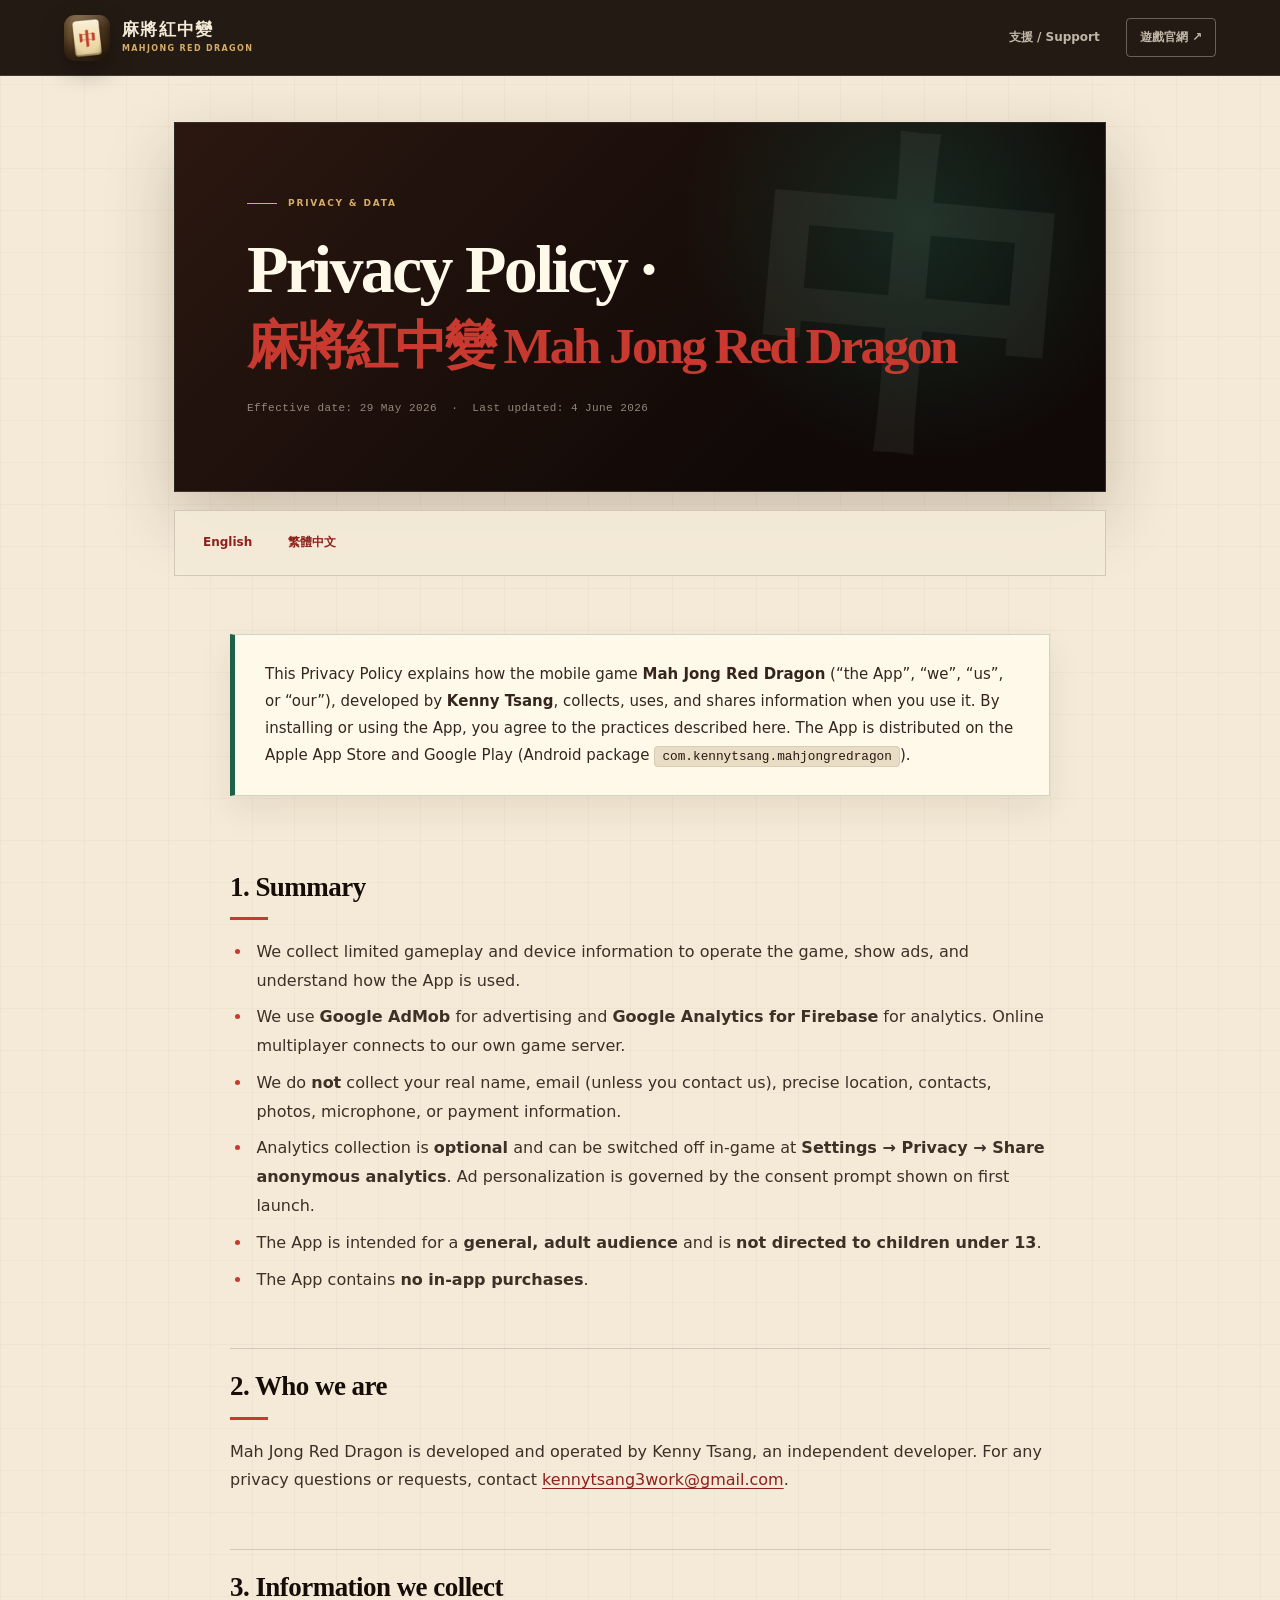
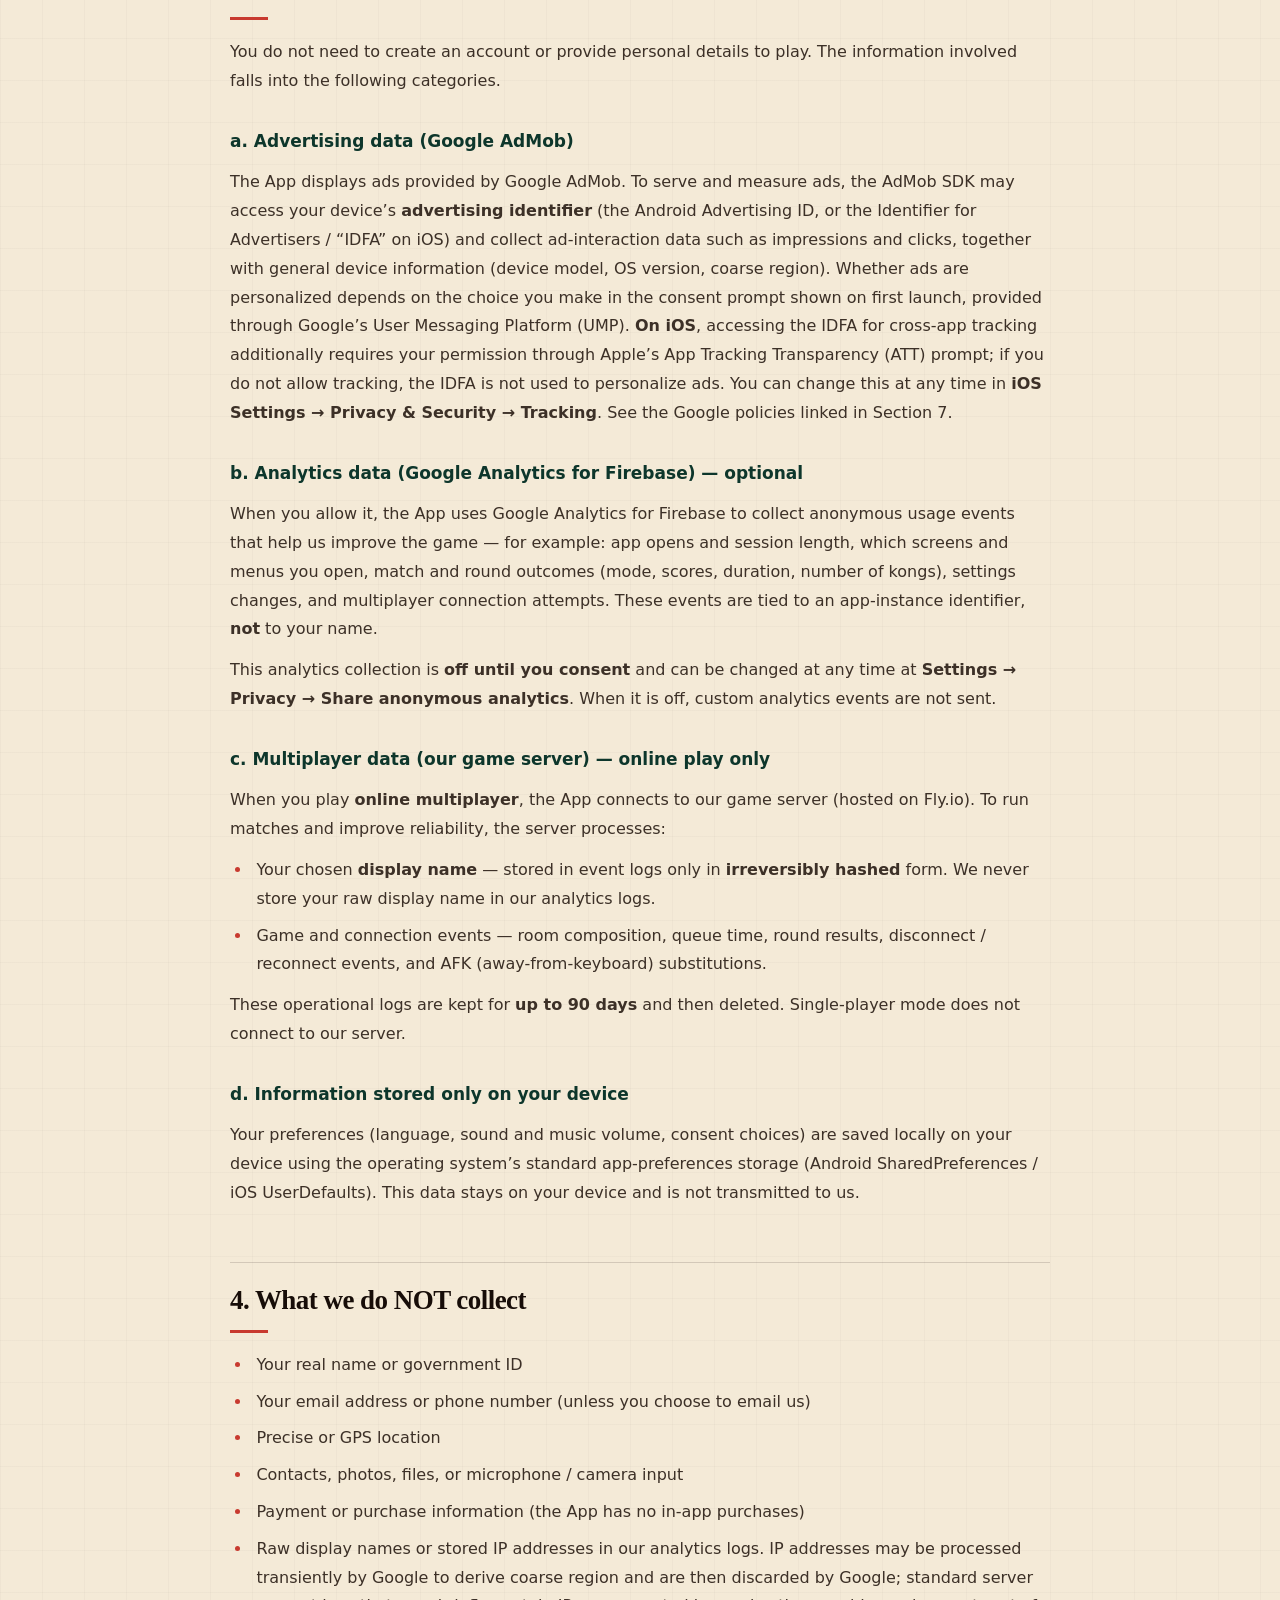
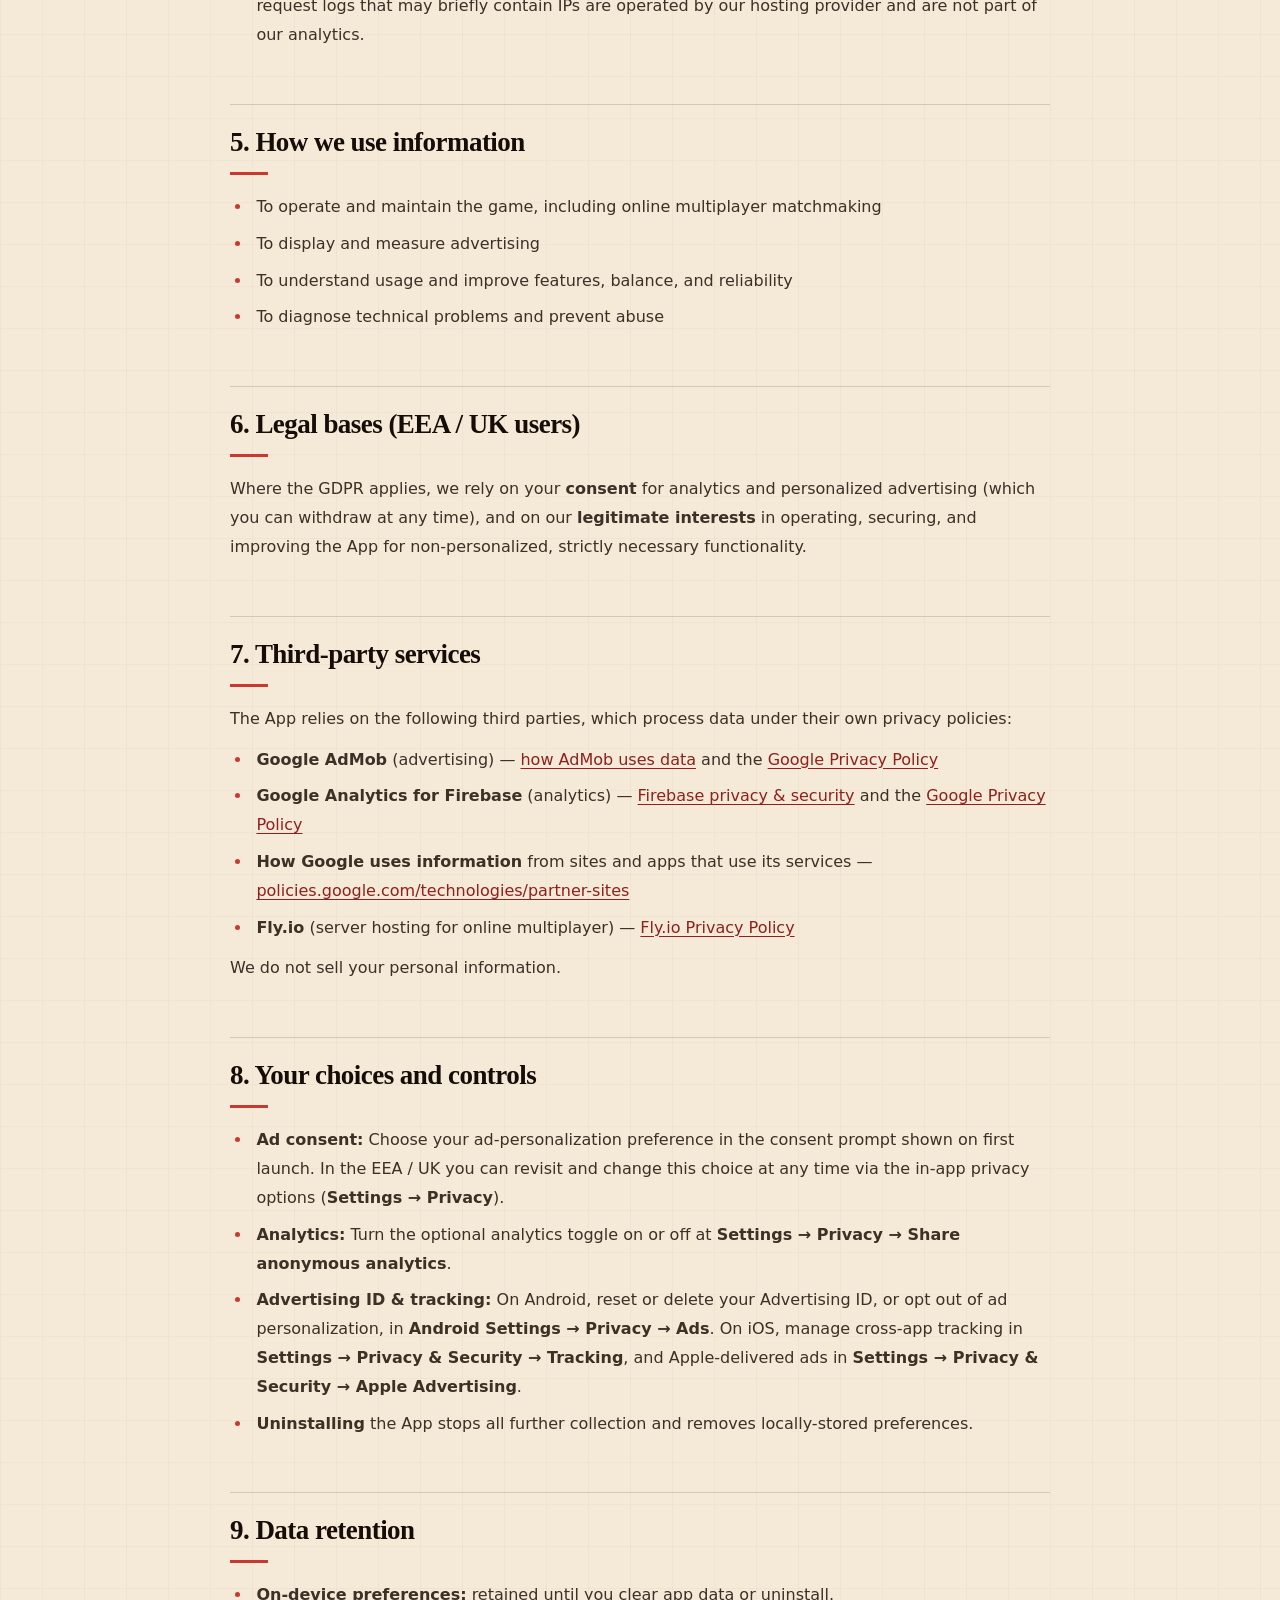
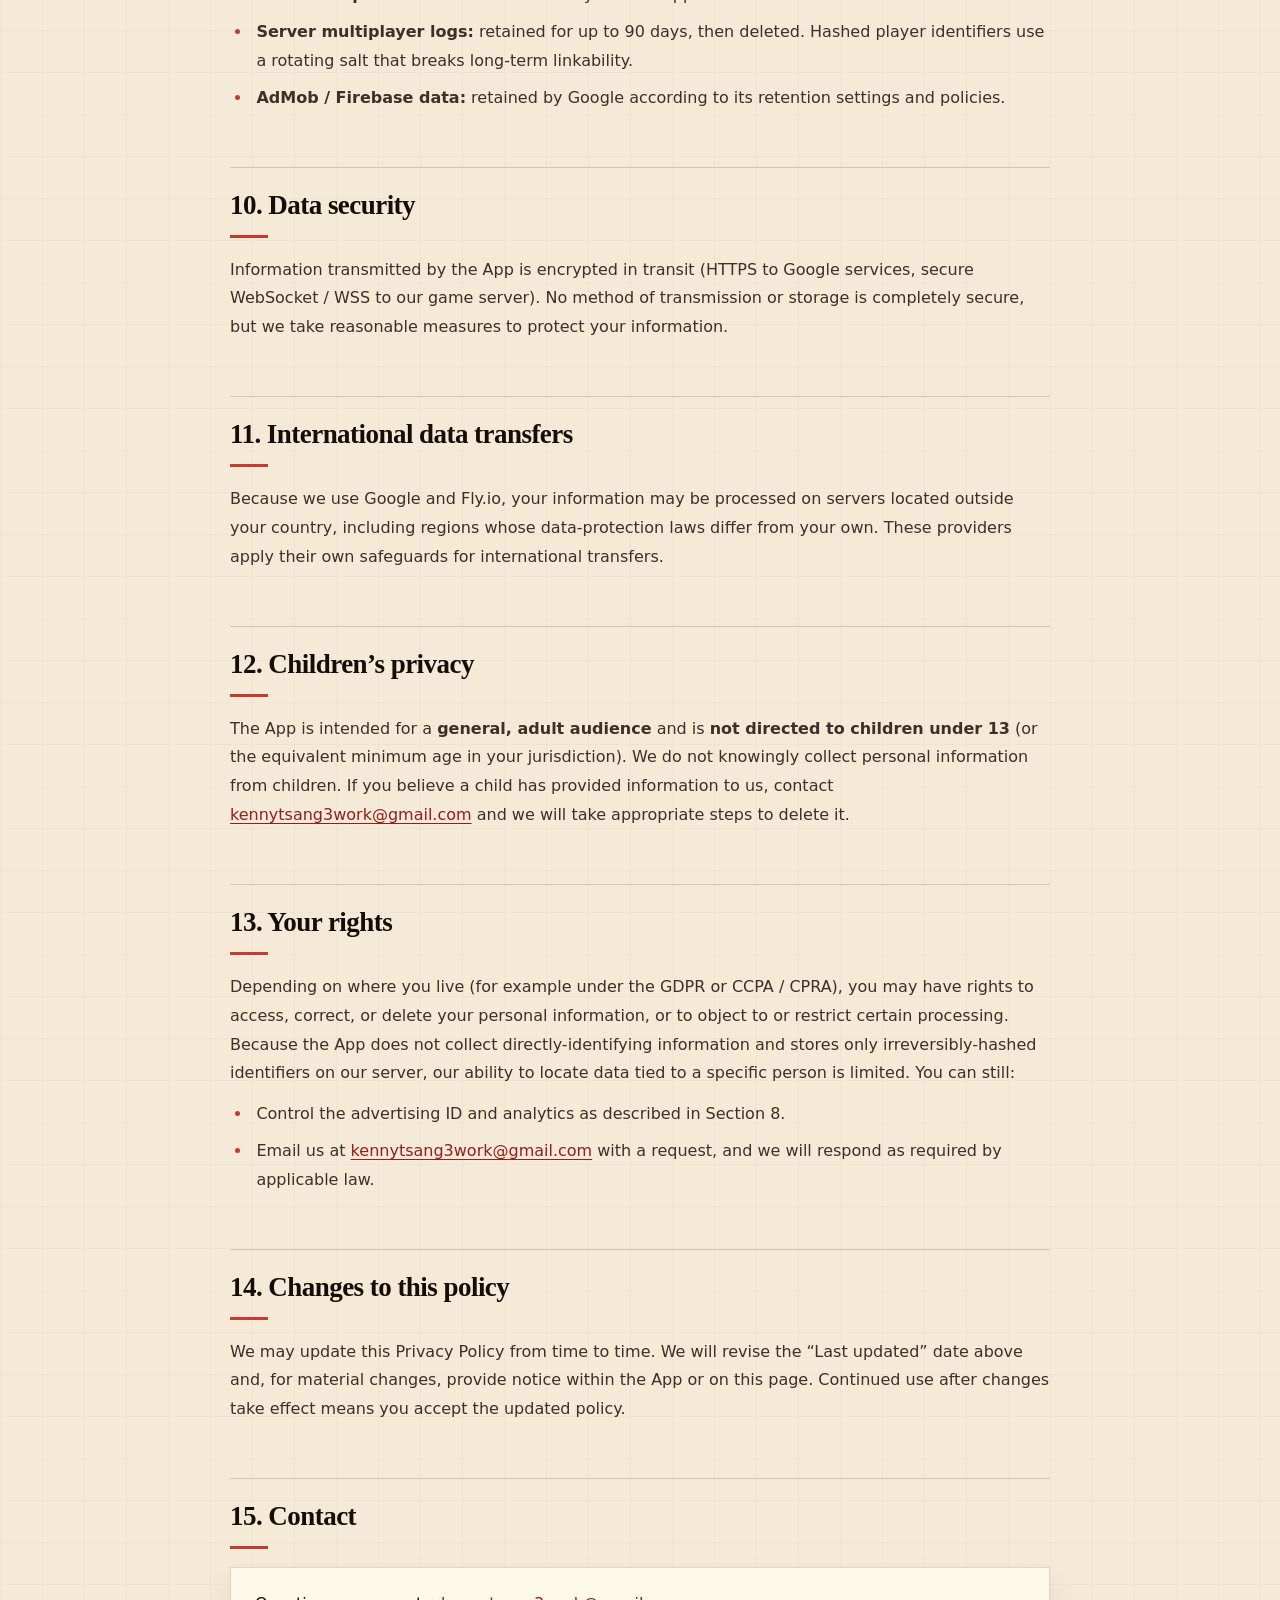
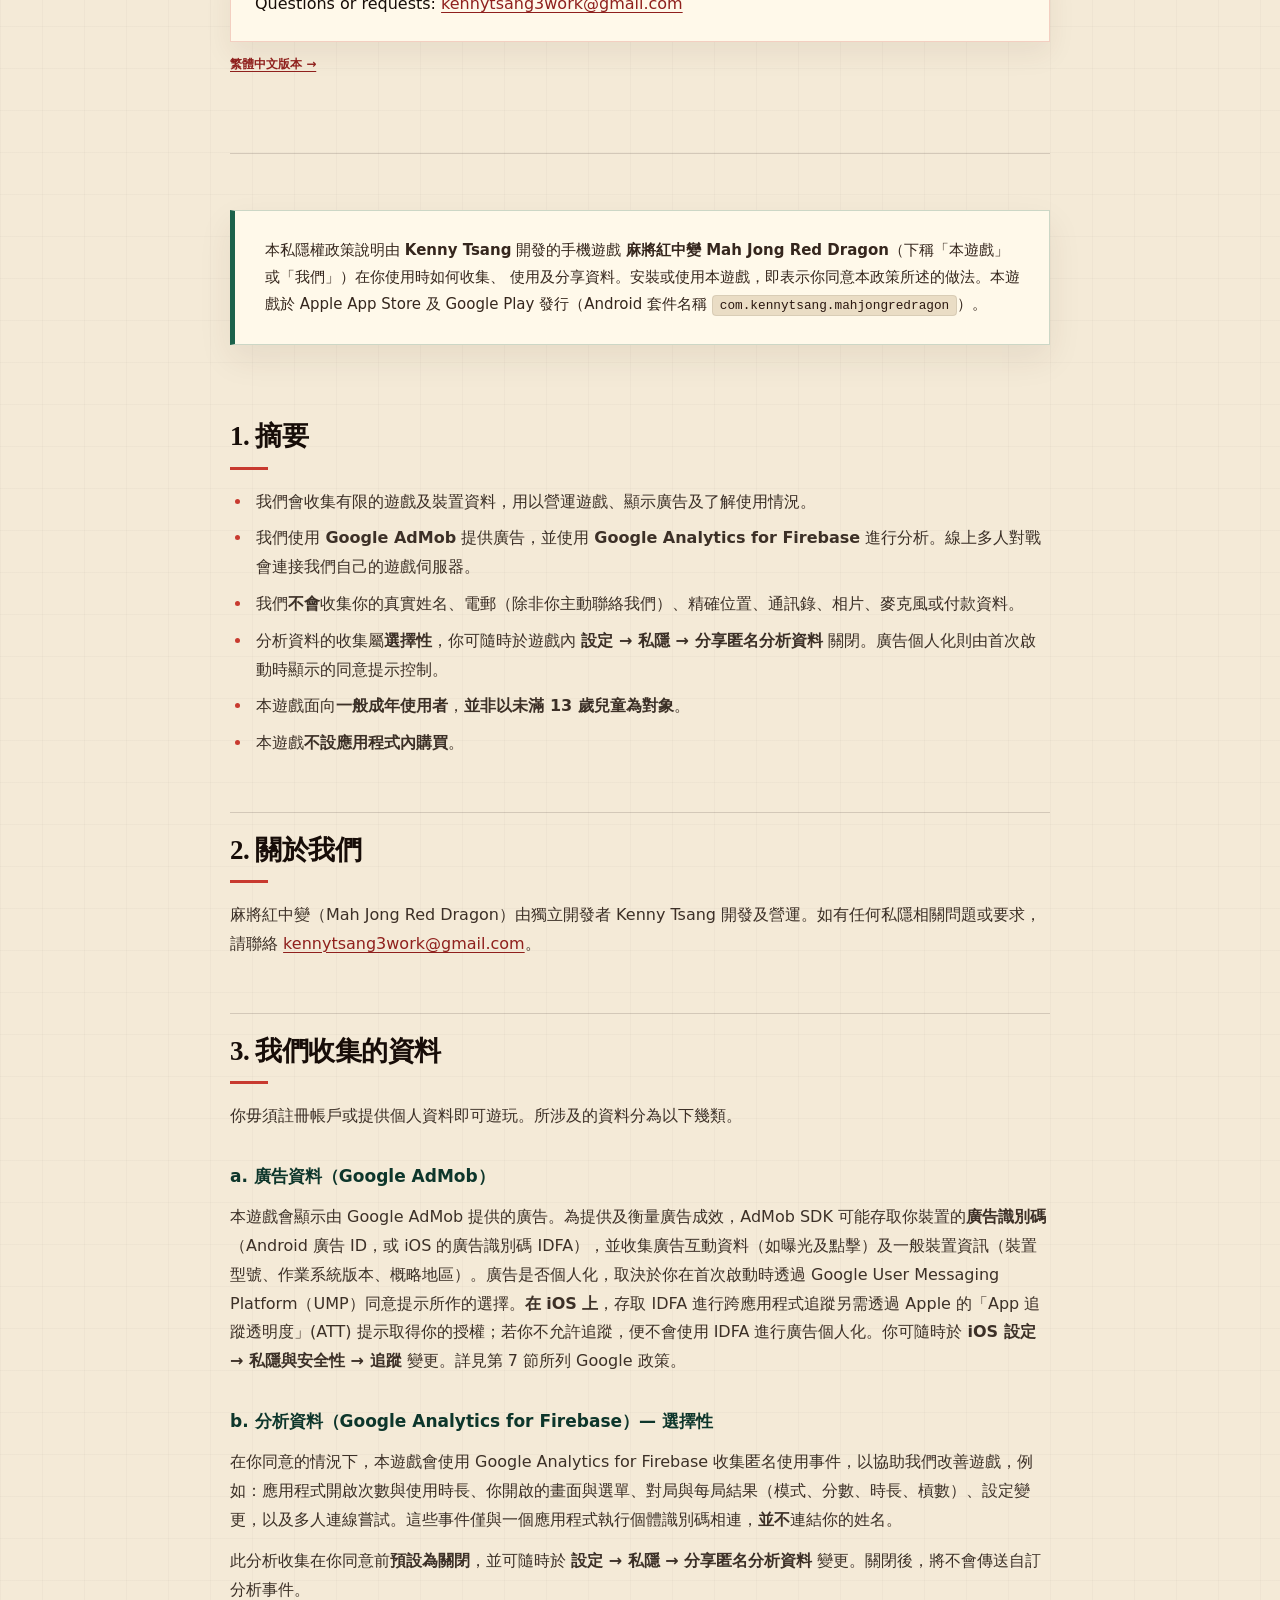
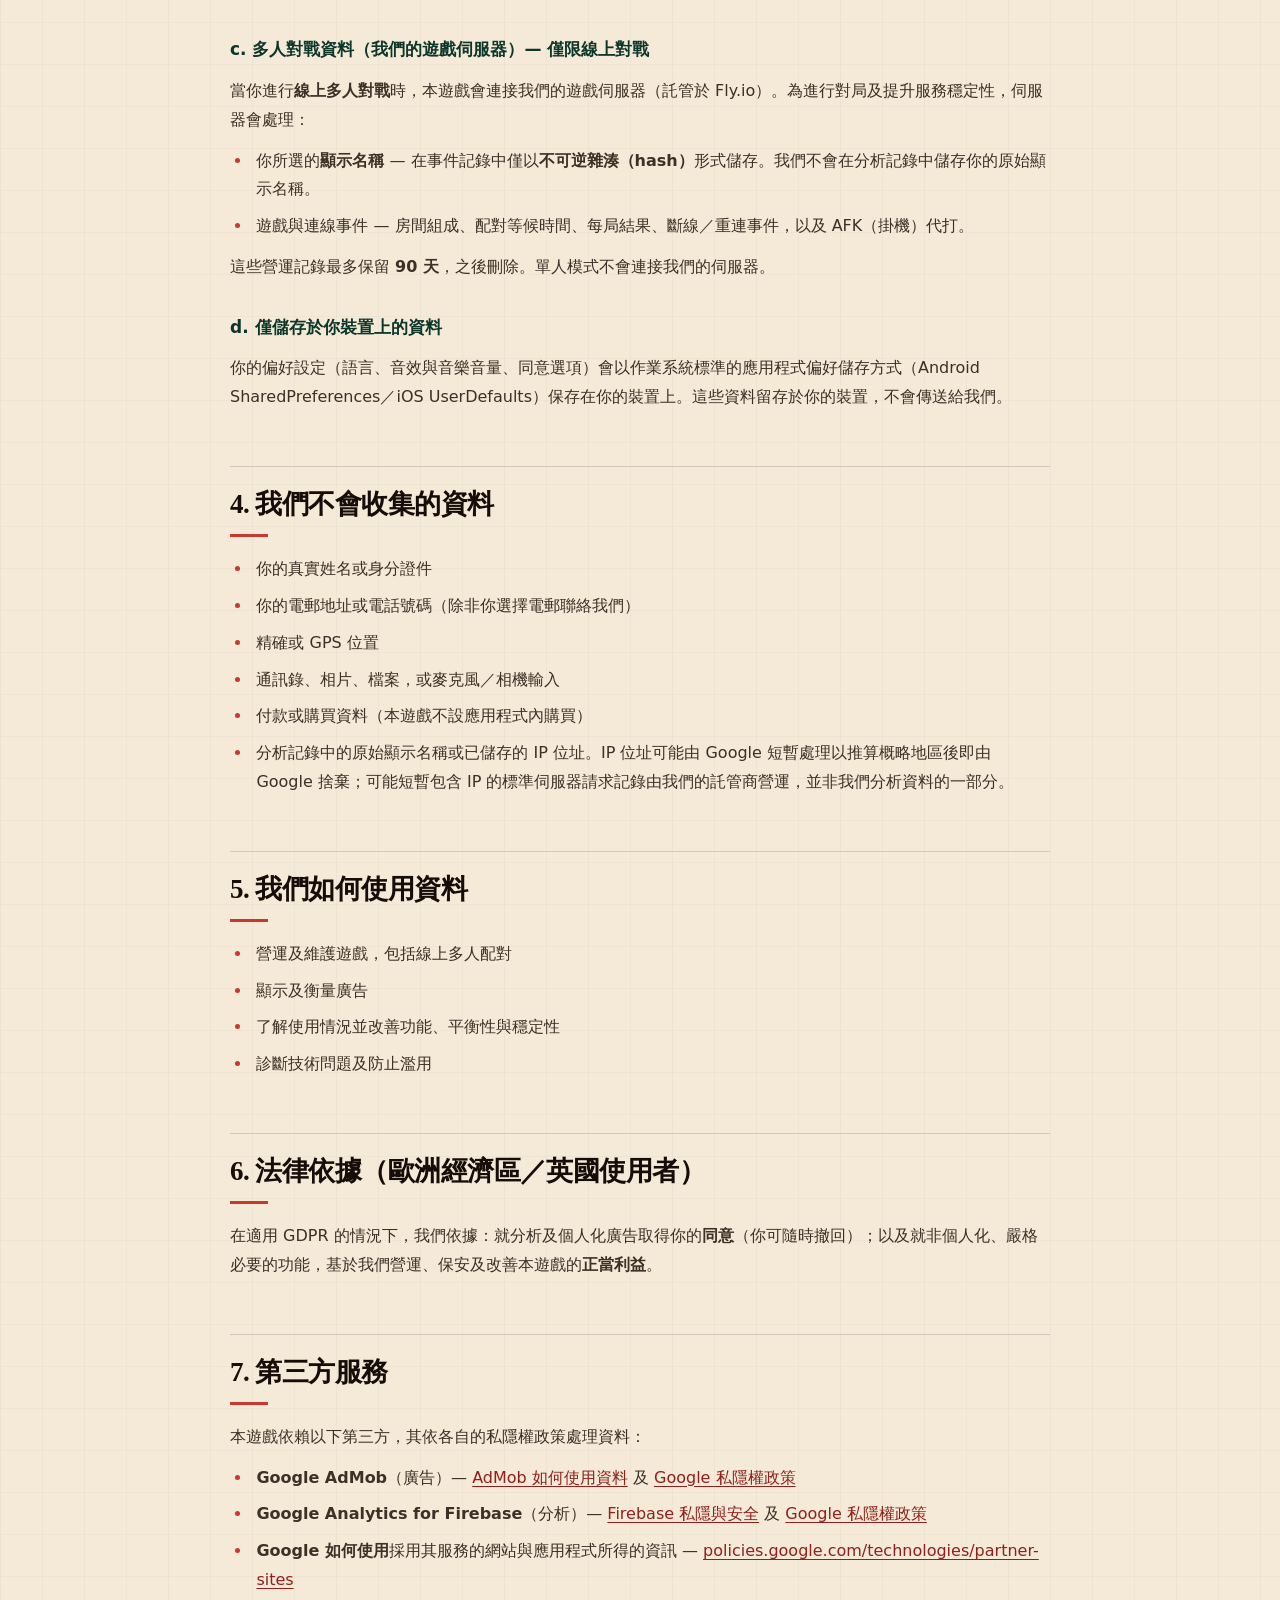
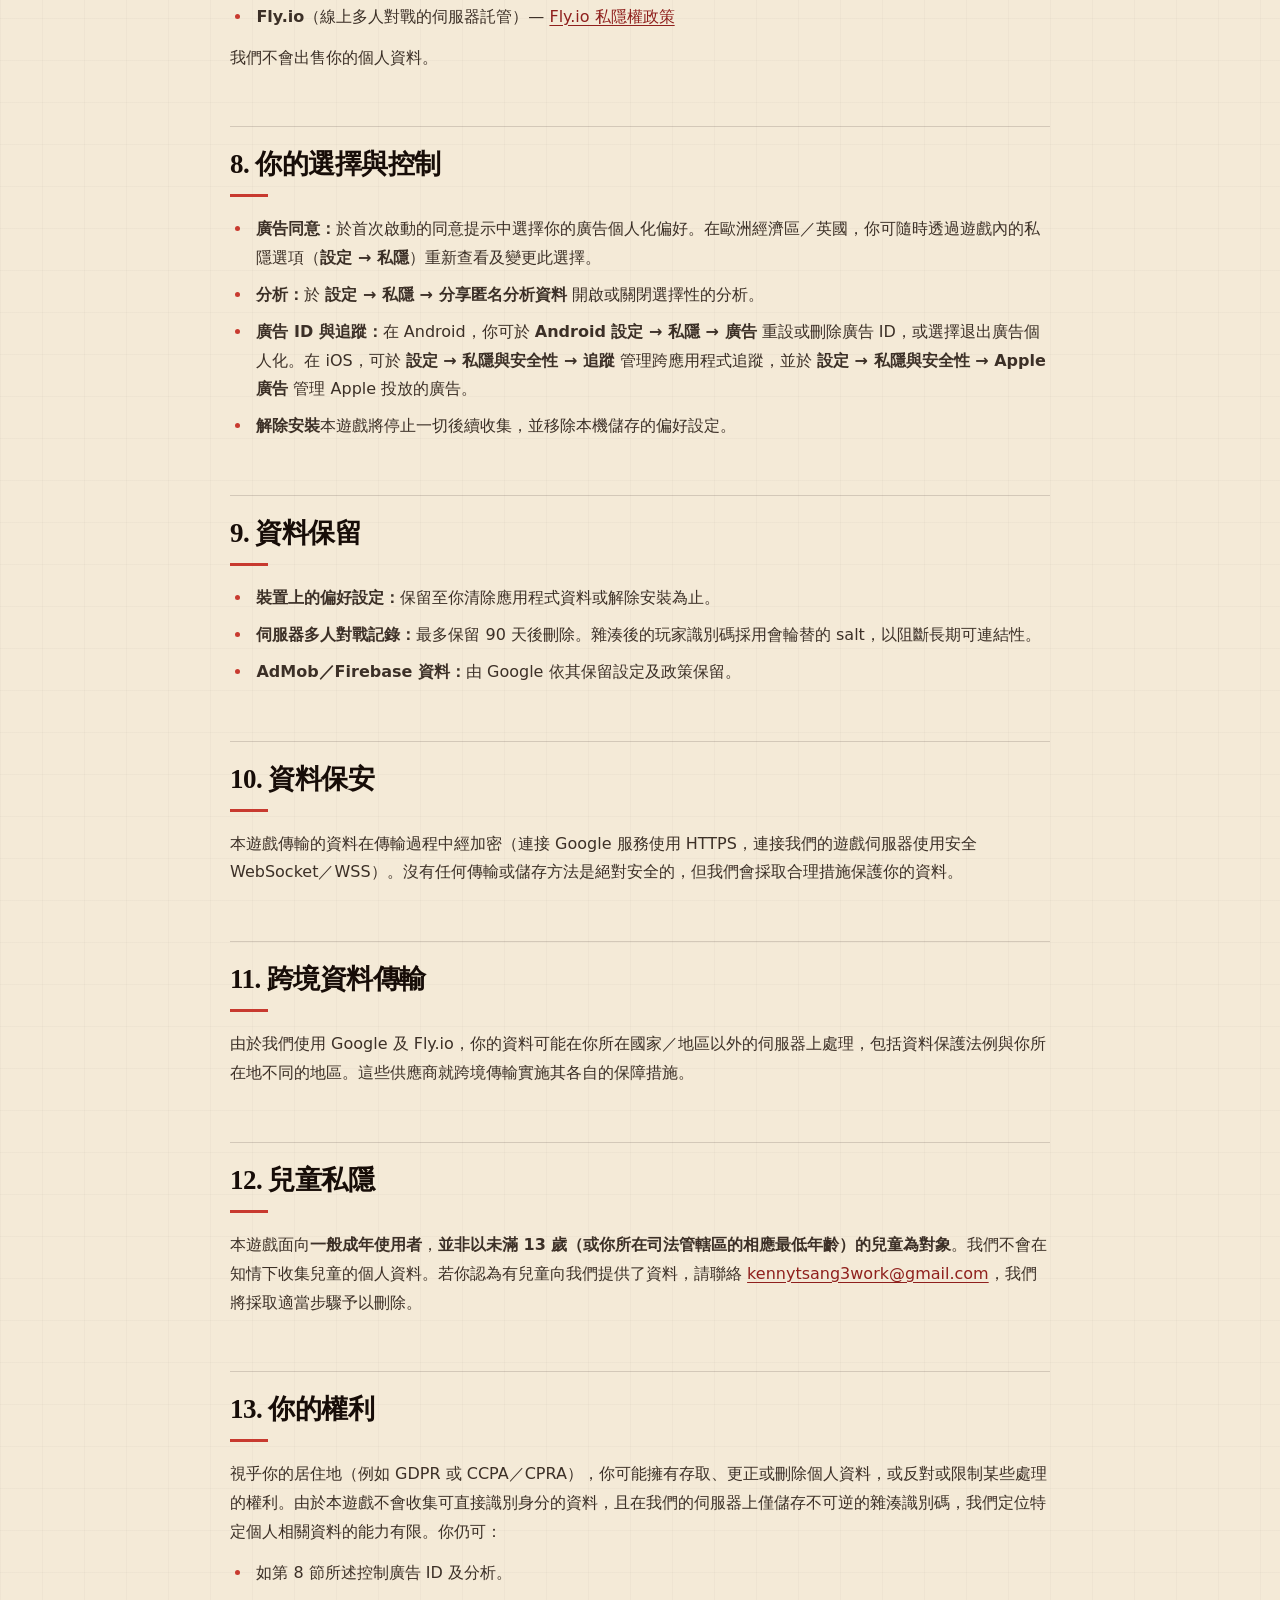
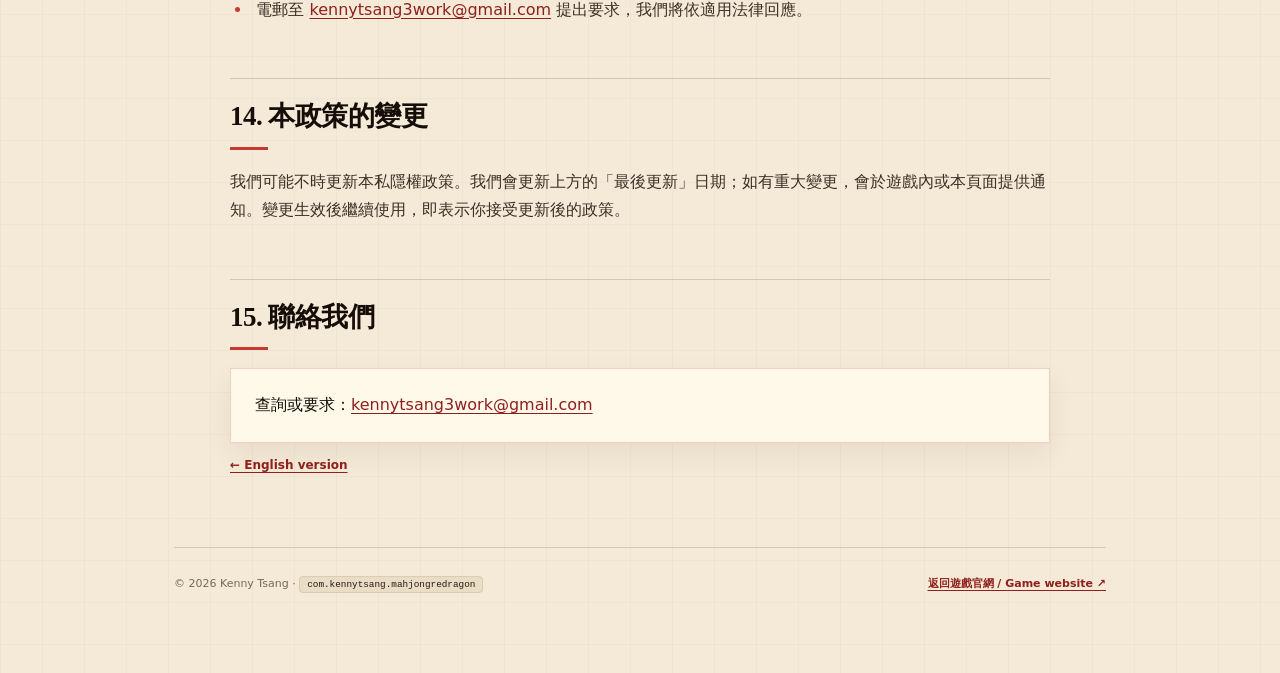
<file: index.html>
<!DOCTYPE html>
<html lang="en">
<head>
<meta charset="utf-8">
<meta name="viewport" content="width=device-width, initial-scale=1">
<meta name="robots" content="index, follow">
<title>Privacy Policy — Mah Jong Red Dragon</title>
<meta name="description" content="Privacy Policy for 麻將紅中變 · Mah Jong Red Dragon, developed by Kenny Tsang.">
<meta name="theme-color" content="#170d08">
<link rel="icon" type="image/webp" href="app-icon.webp">
<meta property="og:type" content="website">
<meta property="og:title" content="Privacy Policy — 麻將紅中變">
<meta property="og:description" content="How Mah Jong Red Dragon collects, uses, and protects information.">
<meta property="og:url" content="https://kennydc822.github.io/mahjong-red-dragon-privacy/">
<meta property="og:image" content="https://kennydc822.github.io/assets/images/og.png">
<style>
  :root {
    --ink: #1d1b18;
    --muted: #5c574f;
    --accent: #9b1b1b;      /* red-dragon accent */
    --accent-dark: #6e1212;
    --rule: #e6e1d8;
    --bg: #faf8f4;
    --card: #ffffff;
  }
  * { box-sizing: border-box; }
  html { -webkit-text-size-adjust: 100%; }
  body {
    margin: 0;
    background: var(--bg);
    color: var(--ink);
    font-family: -apple-system, BlinkMacSystemFont, "Segoe UI", Roboto,
                 "Noto Sans TC", "Noto Sans CJK TC", "Microsoft JhengHei",
                 "PingFang TC", Helvetica, Arial, sans-serif;
    line-height: 1.7;
    font-size: 17px;
  }
  .wrap {
    max-width: 760px;
    margin: 0 auto;
    padding: 32px 20px 80px;
  }
  header.masthead {
    border-bottom: 3px solid var(--accent);
    padding-bottom: 18px;
    margin-bottom: 8px;
  }
  header.masthead h1 {
    margin: 0 0 4px;
    font-size: 1.7rem;
    letter-spacing: -0.01em;
  }
  .appname { color: var(--accent-dark); }
  .dates {
    color: var(--muted);
    font-size: 0.92rem;
    margin: 6px 0 0;
  }
  nav.lang {
    position: sticky;
    top: 0;
    background: var(--bg);
    padding: 12px 0;
    margin: 0 0 8px;
    border-bottom: 1px solid var(--rule);
    z-index: 5;
    font-size: 0.95rem;
  }
  nav.lang a {
    color: var(--accent);
    text-decoration: none;
    font-weight: 600;
    margin-right: 14px;
  }
  nav.lang a:hover { text-decoration: underline; }
  section.policy { padding-top: 24px; }
  h2 {
    font-size: 1.28rem;
    margin: 34px 0 10px;
    padding-top: 8px;
    border-top: 1px solid var(--rule);
    color: var(--accent-dark);
  }
  section.policy > h2:first-of-type { border-top: none; }
  h3 { font-size: 1.05rem; margin: 22px 0 6px; }
  p, li { color: var(--ink); }
  a { color: var(--accent); word-break: break-word; }
  ul { padding-left: 1.3em; }
  li { margin: 4px 0; }
  .lead {
    background: var(--card);
    border: 1px solid var(--rule);
    border-left: 4px solid var(--accent);
    border-radius: 8px;
    padding: 14px 18px;
    margin: 16px 0 8px;
  }
  .contact-box {
    background: var(--card);
    border: 1px solid var(--rule);
    border-radius: 8px;
    padding: 14px 18px;
    margin-top: 12px;
  }
  code {
    background: #f0ece3;
    padding: 1px 6px;
    border-radius: 4px;
    font-size: 0.9em;
  }
  .divider {
    border: none;
    border-top: 2px dashed var(--rule);
    margin: 56px 0;
  }
  footer {
    margin-top: 48px;
    padding-top: 16px;
    border-top: 1px solid var(--rule);
    color: var(--muted);
    font-size: 0.85rem;
    text-align: center;
  }
  .toplink { font-size: 0.82rem; }
</style>
<link rel="stylesheet" href="style.css">
</head>
<body class="privacy-page">
<a class="skip-link" href="#main-content">Skip to content</a>
<header class="site-header">
  <a class="site-brand" href="https://kennydc822.github.io/" aria-label="麻將紅中變 official website">
    <img src="app-icon.webp" alt="" width="46" height="46">
    <span><strong>麻將紅中變</strong><small>MAHJONG RED DRAGON</small></span>
  </a>
  <nav class="top-nav" aria-label="Site navigation">
    <a href="support.html">支援 / Support</a>
    <a class="game-link" href="https://kennydc822.github.io/">遊戲官網 ↗</a>
  </nav>
</header>
<main class="wrap" id="main-content">

  <header class="masthead">
    <p class="kicker">PRIVACY &amp; DATA</p>
    <h1>Privacy Policy · <span class="appname">麻將紅中變 Mah Jong Red Dragon</span></h1>
    <p class="dates">Effective date: 29 May 2026 &nbsp;·&nbsp; Last updated: 4 June 2026</p>
  </header>

  <nav class="lang" aria-label="Language">
    <a href="#en">English</a>
    <a href="#zh">繁體中文</a>
  </nav>

  <!-- ============================= ENGLISH ============================= -->
  <section class="policy" id="en">

    <div class="lead">
      This Privacy Policy explains how the mobile game <strong>Mah Jong Red Dragon</strong>
      (&ldquo;the App&rdquo;, &ldquo;we&rdquo;, &ldquo;us&rdquo;, or &ldquo;our&rdquo;),
      developed by <strong>Kenny Tsang</strong>, collects, uses, and shares information when
      you use it. By installing or using the App, you agree to the practices described here.
      The App is distributed on the Apple App Store and Google Play (Android package <code>com.kennytsang.mahjongredragon</code>).
    </div>

    <h2>1. Summary</h2>
    <ul>
      <li>We collect limited gameplay and device information to operate the game, show ads, and understand how the App is used.</li>
      <li>We use <strong>Google AdMob</strong> for advertising and <strong>Google Analytics for Firebase</strong> for analytics. Online multiplayer connects to our own game server.</li>
      <li>We do <strong>not</strong> collect your real name, email (unless you contact us), precise location, contacts, photos, microphone, or payment information.</li>
      <li>Analytics collection is <strong>optional</strong> and can be switched off in-game at <strong>Settings → Privacy → Share anonymous analytics</strong>. Ad personalization is governed by the consent prompt shown on first launch.</li>
      <li>The App is intended for a <strong>general, adult audience</strong> and is <strong>not directed to children under 13</strong>.</li>
      <li>The App contains <strong>no in-app purchases</strong>.</li>
    </ul>

    <h2>2. Who we are</h2>
    <p>Mah Jong Red Dragon is developed and operated by Kenny Tsang, an independent developer. For any privacy questions or requests, contact <a href="mailto:kennytsang3work@gmail.com">kennytsang3work@gmail.com</a>.</p>

    <h2>3. Information we collect</h2>
    <p>You do not need to create an account or provide personal details to play. The information involved falls into the following categories.</p>

    <h3>a. Advertising data (Google AdMob)</h3>
    <p>The App displays ads provided by Google AdMob. To serve and measure ads, the AdMob SDK may access your device&rsquo;s <strong>advertising identifier</strong> (the Android Advertising ID, or the Identifier for Advertisers / &ldquo;IDFA&rdquo; on iOS) and collect ad-interaction data such as impressions and clicks, together with general device information (device model, OS version, coarse region). Whether ads are personalized depends on the choice you make in the consent prompt shown on first launch, provided through Google&rsquo;s User Messaging Platform (UMP). <strong>On iOS</strong>, accessing the IDFA for cross-app tracking additionally requires your permission through Apple&rsquo;s App Tracking Transparency (ATT) prompt; if you do not allow tracking, the IDFA is not used to personalize ads. You can change this at any time in <strong>iOS Settings → Privacy &amp; Security → Tracking</strong>. See the Google policies linked in Section&nbsp;7.</p>

    <h3>b. Analytics data (Google Analytics for Firebase) — optional</h3>
    <p>When you allow it, the App uses Google Analytics for Firebase to collect anonymous usage events that help us improve the game — for example: app opens and session length, which screens and menus you open, match and round outcomes (mode, scores, duration, number of kongs), settings changes, and multiplayer connection attempts. These events are tied to an app-instance identifier, <strong>not</strong> to your name.</p>
    <p>This analytics collection is <strong>off until you consent</strong> and can be changed at any time at <strong>Settings → Privacy → Share anonymous analytics</strong>. When it is off, custom analytics events are not sent.</p>

    <h3>c. Multiplayer data (our game server) — online play only</h3>
    <p>When you play <strong>online multiplayer</strong>, the App connects to our game server (hosted on Fly.io). To run matches and improve reliability, the server processes:</p>
    <ul>
      <li>Your chosen <strong>display name</strong> — stored in event logs only in <strong>irreversibly hashed</strong> form. We never store your raw display name in our analytics logs.</li>
      <li>Game and connection events — room composition, queue time, round results, disconnect / reconnect events, and AFK (away-from-keyboard) substitutions.</li>
    </ul>
    <p>These operational logs are kept for <strong>up to 90 days</strong> and then deleted. Single-player mode does not connect to our server.</p>

    <h3>d. Information stored only on your device</h3>
    <p>Your preferences (language, sound and music volume, consent choices) are saved locally on your device using the operating system&rsquo;s standard app-preferences storage (Android SharedPreferences / iOS UserDefaults). This data stays on your device and is not transmitted to us.</p>

    <h2>4. What we do NOT collect</h2>
    <ul>
      <li>Your real name or government ID</li>
      <li>Your email address or phone number (unless you choose to email us)</li>
      <li>Precise or GPS location</li>
      <li>Contacts, photos, files, or microphone / camera input</li>
      <li>Payment or purchase information (the App has no in-app purchases)</li>
      <li>Raw display names or stored IP addresses in our analytics logs. IP addresses may be processed transiently by Google to derive coarse region and are then discarded by Google; standard server request logs that may briefly contain IPs are operated by our hosting provider and are not part of our analytics.</li>
    </ul>

    <h2>5. How we use information</h2>
    <ul>
      <li>To operate and maintain the game, including online multiplayer matchmaking</li>
      <li>To display and measure advertising</li>
      <li>To understand usage and improve features, balance, and reliability</li>
      <li>To diagnose technical problems and prevent abuse</li>
    </ul>

    <h2>6. Legal bases (EEA / UK users)</h2>
    <p>Where the GDPR applies, we rely on your <strong>consent</strong> for analytics and personalized advertising (which you can withdraw at any time), and on our <strong>legitimate interests</strong> in operating, securing, and improving the App for non-personalized, strictly necessary functionality.</p>

    <h2>7. Third-party services</h2>
    <p>The App relies on the following third parties, which process data under their own privacy policies:</p>
    <ul>
      <li><strong>Google AdMob</strong> (advertising) — <a href="https://support.google.com/admob/answer/6128543">how AdMob uses data</a> and the <a href="https://policies.google.com/privacy">Google Privacy Policy</a></li>
      <li><strong>Google Analytics for Firebase</strong> (analytics) — <a href="https://firebase.google.com/support/privacy">Firebase privacy &amp; security</a> and the <a href="https://policies.google.com/privacy">Google Privacy Policy</a></li>
      <li><strong>How Google uses information</strong> from sites and apps that use its services — <a href="https://policies.google.com/technologies/partner-sites">policies.google.com/technologies/partner-sites</a></li>
      <li><strong>Fly.io</strong> (server hosting for online multiplayer) — <a href="https://fly.io/legal/privacy-policy/">Fly.io Privacy Policy</a></li>
    </ul>
    <p>We do not sell your personal information.</p>

    <h2>8. Your choices and controls</h2>
    <ul>
      <li><strong>Ad consent:</strong> Choose your ad-personalization preference in the consent prompt shown on first launch. In the EEA / UK you can revisit and change this choice at any time via the in-app privacy options (<strong>Settings → Privacy</strong>).</li>
      <li><strong>Analytics:</strong> Turn the optional analytics toggle on or off at <strong>Settings → Privacy → Share anonymous analytics</strong>.</li>
      <li><strong>Advertising ID &amp; tracking:</strong> On Android, reset or delete your Advertising ID, or opt out of ad personalization, in <strong>Android Settings → Privacy → Ads</strong>. On iOS, manage cross-app tracking in <strong>Settings → Privacy &amp; Security → Tracking</strong>, and Apple-delivered ads in <strong>Settings → Privacy &amp; Security → Apple Advertising</strong>.</li>
      <li><strong>Uninstalling</strong> the App stops all further collection and removes locally-stored preferences.</li>
    </ul>

    <h2>9. Data retention</h2>
    <ul>
      <li><strong>On-device preferences:</strong> retained until you clear app data or uninstall.</li>
      <li><strong>Server multiplayer logs:</strong> retained for up to 90 days, then deleted. Hashed player identifiers use a rotating salt that breaks long-term linkability.</li>
      <li><strong>AdMob / Firebase data:</strong> retained by Google according to its retention settings and policies.</li>
    </ul>

    <h2>10. Data security</h2>
    <p>Information transmitted by the App is encrypted in transit (HTTPS to Google services, secure WebSocket / WSS to our game server). No method of transmission or storage is completely secure, but we take reasonable measures to protect your information.</p>

    <h2>11. International data transfers</h2>
    <p>Because we use Google and Fly.io, your information may be processed on servers located outside your country, including regions whose data-protection laws differ from your own. These providers apply their own safeguards for international transfers.</p>

    <h2>12. Children&rsquo;s privacy</h2>
    <p>The App is intended for a <strong>general, adult audience</strong> and is <strong>not directed to children under 13</strong> (or the equivalent minimum age in your jurisdiction). We do not knowingly collect personal information from children. If you believe a child has provided information to us, contact <a href="mailto:kennytsang3work@gmail.com">kennytsang3work@gmail.com</a> and we will take appropriate steps to delete it.</p>

    <h2>13. Your rights</h2>
    <p>Depending on where you live (for example under the GDPR or CCPA / CPRA), you may have rights to access, correct, or delete your personal information, or to object to or restrict certain processing. Because the App does not collect directly-identifying information and stores only irreversibly-hashed identifiers on our server, our ability to locate data tied to a specific person is limited. You can still:</p>
    <ul>
      <li>Control the advertising ID and analytics as described in Section&nbsp;8.</li>
      <li>Email us at <a href="mailto:kennytsang3work@gmail.com">kennytsang3work@gmail.com</a> with a request, and we will respond as required by applicable law.</li>
    </ul>

    <h2>14. Changes to this policy</h2>
    <p>We may update this Privacy Policy from time to time. We will revise the &ldquo;Last updated&rdquo; date above and, for material changes, provide notice within the App or on this page. Continued use after changes take effect means you accept the updated policy.</p>

    <h2>15. Contact</h2>
    <div class="contact-box">
      Questions or requests: <a href="mailto:kennytsang3work@gmail.com">kennytsang3work@gmail.com</a>
    </div>

    <p class="toplink"><a href="#zh">繁體中文版本 →</a></p>
  </section>

  <hr class="divider">

  <!-- ============================= 繁體中文 ============================= -->
  <section class="policy" id="zh" lang="zh-Hant">

    <div class="lead">
      本私隱權政策說明由 <strong>Kenny Tsang</strong> 開發的手機遊戲
      <strong>麻將紅中變 Mah Jong Red Dragon</strong>（下稱「本遊戲」或「我們」）在你使用時如何收集、
      使用及分享資料。安裝或使用本遊戲，即表示你同意本政策所述的做法。本遊戲於 Apple App Store
      及 Google Play 發行（Android 套件名稱 <code>com.kennytsang.mahjongredragon</code>）。
    </div>

    <h2>1. 摘要</h2>
    <ul>
      <li>我們會收集有限的遊戲及裝置資料，用以營運遊戲、顯示廣告及了解使用情況。</li>
      <li>我們使用 <strong>Google AdMob</strong> 提供廣告，並使用 <strong>Google Analytics for Firebase</strong> 進行分析。線上多人對戰會連接我們自己的遊戲伺服器。</li>
      <li>我們<strong>不會</strong>收集你的真實姓名、電郵（除非你主動聯絡我們）、精確位置、通訊錄、相片、麥克風或付款資料。</li>
      <li>分析資料的收集屬<strong>選擇性</strong>，你可隨時於遊戲內 <strong>設定 → 私隱 → 分享匿名分析資料</strong> 關閉。廣告個人化則由首次啟動時顯示的同意提示控制。</li>
      <li>本遊戲面向<strong>一般成年使用者</strong>，<strong>並非以未滿 13 歲兒童為對象</strong>。</li>
      <li>本遊戲<strong>不設應用程式內購買</strong>。</li>
    </ul>

    <h2>2. 關於我們</h2>
    <p>麻將紅中變（Mah Jong Red Dragon）由獨立開發者 Kenny Tsang 開發及營運。如有任何私隱相關問題或要求，請聯絡 <a href="mailto:kennytsang3work@gmail.com">kennytsang3work@gmail.com</a>。</p>

    <h2>3. 我們收集的資料</h2>
    <p>你毋須註冊帳戶或提供個人資料即可遊玩。所涉及的資料分為以下幾類。</p>

    <h3>a. 廣告資料（Google AdMob）</h3>
    <p>本遊戲會顯示由 Google AdMob 提供的廣告。為提供及衡量廣告成效，AdMob SDK 可能存取你裝置的<strong>廣告識別碼</strong>（Android 廣告 ID，或 iOS 的廣告識別碼 IDFA），並收集廣告互動資料（如曝光及點擊）及一般裝置資訊（裝置型號、作業系統版本、概略地區）。廣告是否個人化，取決於你在首次啟動時透過 Google User Messaging Platform（UMP）同意提示所作的選擇。<strong>在 iOS 上</strong>，存取 IDFA 進行跨應用程式追蹤另需透過 Apple 的「App 追蹤透明度」(ATT) 提示取得你的授權；若你不允許追蹤，便不會使用 IDFA 進行廣告個人化。你可隨時於 <strong>iOS 設定 → 私隱與安全性 → 追蹤</strong> 變更。詳見第 7 節所列 Google 政策。</p>

    <h3>b. 分析資料（Google Analytics for Firebase）— 選擇性</h3>
    <p>在你同意的情況下，本遊戲會使用 Google Analytics for Firebase 收集匿名使用事件，以協助我們改善遊戲，例如：應用程式開啟次數與使用時長、你開啟的畫面與選單、對局與每局結果（模式、分數、時長、槓數）、設定變更，以及多人連線嘗試。這些事件僅與一個應用程式執行個體識別碼相連，<strong>並不</strong>連結你的姓名。</p>
    <p>此分析收集在你同意前<strong>預設為關閉</strong>，並可隨時於 <strong>設定 → 私隱 → 分享匿名分析資料</strong> 變更。關閉後，將不會傳送自訂分析事件。</p>

    <h3>c. 多人對戰資料（我們的遊戲伺服器）— 僅限線上對戰</h3>
    <p>當你進行<strong>線上多人對戰</strong>時，本遊戲會連接我們的遊戲伺服器（託管於 Fly.io）。為進行對局及提升服務穩定性，伺服器會處理：</p>
    <ul>
      <li>你所選的<strong>顯示名稱</strong> — 在事件記錄中僅以<strong>不可逆雜湊（hash）</strong>形式儲存。我們不會在分析記錄中儲存你的原始顯示名稱。</li>
      <li>遊戲與連線事件 — 房間組成、配對等候時間、每局結果、斷線／重連事件，以及 AFK（掛機）代打。</li>
    </ul>
    <p>這些營運記錄最多保留 <strong>90 天</strong>，之後刪除。單人模式不會連接我們的伺服器。</p>

    <h3>d. 僅儲存於你裝置上的資料</h3>
    <p>你的偏好設定（語言、音效與音樂音量、同意選項）會以作業系統標準的應用程式偏好儲存方式（Android SharedPreferences／iOS UserDefaults）保存在你的裝置上。這些資料留存於你的裝置，不會傳送給我們。</p>

    <h2>4. 我們不會收集的資料</h2>
    <ul>
      <li>你的真實姓名或身分證件</li>
      <li>你的電郵地址或電話號碼（除非你選擇電郵聯絡我們）</li>
      <li>精確或 GPS 位置</li>
      <li>通訊錄、相片、檔案，或麥克風／相機輸入</li>
      <li>付款或購買資料（本遊戲不設應用程式內購買）</li>
      <li>分析記錄中的原始顯示名稱或已儲存的 IP 位址。IP 位址可能由 Google 短暫處理以推算概略地區後即由 Google 捨棄；可能短暫包含 IP 的標準伺服器請求記錄由我們的託管商營運，並非我們分析資料的一部分。</li>
    </ul>

    <h2>5. 我們如何使用資料</h2>
    <ul>
      <li>營運及維護遊戲，包括線上多人配對</li>
      <li>顯示及衡量廣告</li>
      <li>了解使用情況並改善功能、平衡性與穩定性</li>
      <li>診斷技術問題及防止濫用</li>
    </ul>

    <h2>6. 法律依據（歐洲經濟區／英國使用者）</h2>
    <p>在適用 GDPR 的情況下，我們依據：就分析及個人化廣告取得你的<strong>同意</strong>（你可隨時撤回）；以及就非個人化、嚴格必要的功能，基於我們營運、保安及改善本遊戲的<strong>正當利益</strong>。</p>

    <h2>7. 第三方服務</h2>
    <p>本遊戲依賴以下第三方，其依各自的私隱權政策處理資料：</p>
    <ul>
      <li><strong>Google AdMob</strong>（廣告）— <a href="https://support.google.com/admob/answer/6128543">AdMob 如何使用資料</a> 及 <a href="https://policies.google.com/privacy">Google 私隱權政策</a></li>
      <li><strong>Google Analytics for Firebase</strong>（分析）— <a href="https://firebase.google.com/support/privacy">Firebase 私隱與安全</a> 及 <a href="https://policies.google.com/privacy">Google 私隱權政策</a></li>
      <li><strong>Google 如何使用</strong>採用其服務的網站與應用程式所得的資訊 — <a href="https://policies.google.com/technologies/partner-sites">policies.google.com/technologies/partner-sites</a></li>
      <li><strong>Fly.io</strong>（線上多人對戰的伺服器託管）— <a href="https://fly.io/legal/privacy-policy/">Fly.io 私隱權政策</a></li>
    </ul>
    <p>我們不會出售你的個人資料。</p>

    <h2>8. 你的選擇與控制</h2>
    <ul>
      <li><strong>廣告同意：</strong>於首次啟動的同意提示中選擇你的廣告個人化偏好。在歐洲經濟區／英國，你可隨時透過遊戲內的私隱選項（<strong>設定 → 私隱</strong>）重新查看及變更此選擇。</li>
      <li><strong>分析：</strong>於 <strong>設定 → 私隱 → 分享匿名分析資料</strong> 開啟或關閉選擇性的分析。</li>
      <li><strong>廣告 ID 與追蹤：</strong>在 Android，你可於 <strong>Android 設定 → 私隱 → 廣告</strong> 重設或刪除廣告 ID，或選擇退出廣告個人化。在 iOS，可於 <strong>設定 → 私隱與安全性 → 追蹤</strong> 管理跨應用程式追蹤，並於 <strong>設定 → 私隱與安全性 → Apple 廣告</strong> 管理 Apple 投放的廣告。</li>
      <li><strong>解除安裝</strong>本遊戲將停止一切後續收集，並移除本機儲存的偏好設定。</li>
    </ul>

    <h2>9. 資料保留</h2>
    <ul>
      <li><strong>裝置上的偏好設定：</strong>保留至你清除應用程式資料或解除安裝為止。</li>
      <li><strong>伺服器多人對戰記錄：</strong>最多保留 90 天後刪除。雜湊後的玩家識別碼採用會輪替的 salt，以阻斷長期可連結性。</li>
      <li><strong>AdMob／Firebase 資料：</strong>由 Google 依其保留設定及政策保留。</li>
    </ul>

    <h2>10. 資料保安</h2>
    <p>本遊戲傳輸的資料在傳輸過程中經加密（連接 Google 服務使用 HTTPS，連接我們的遊戲伺服器使用安全 WebSocket／WSS）。沒有任何傳輸或儲存方法是絕對安全的，但我們會採取合理措施保護你的資料。</p>

    <h2>11. 跨境資料傳輸</h2>
    <p>由於我們使用 Google 及 Fly.io，你的資料可能在你所在國家／地區以外的伺服器上處理，包括資料保護法例與你所在地不同的地區。這些供應商就跨境傳輸實施其各自的保障措施。</p>

    <h2>12. 兒童私隱</h2>
    <p>本遊戲面向<strong>一般成年使用者</strong>，<strong>並非以未滿 13 歲（或你所在司法管轄區的相應最低年齡）的兒童為對象</strong>。我們不會在知情下收集兒童的個人資料。若你認為有兒童向我們提供了資料，請聯絡 <a href="mailto:kennytsang3work@gmail.com">kennytsang3work@gmail.com</a>，我們將採取適當步驟予以刪除。</p>

    <h2>13. 你的權利</h2>
    <p>視乎你的居住地（例如 GDPR 或 CCPA／CPRA），你可能擁有存取、更正或刪除個人資料，或反對或限制某些處理的權利。由於本遊戲不會收集可直接識別身分的資料，且在我們的伺服器上僅儲存不可逆的雜湊識別碼，我們定位特定個人相關資料的能力有限。你仍可：</p>
    <ul>
      <li>如第 8 節所述控制廣告 ID 及分析。</li>
      <li>電郵至 <a href="mailto:kennytsang3work@gmail.com">kennytsang3work@gmail.com</a> 提出要求，我們將依適用法律回應。</li>
    </ul>

    <h2>14. 本政策的變更</h2>
    <p>我們可能不時更新本私隱權政策。我們會更新上方的「最後更新」日期；如有重大變更，會於遊戲內或本頁面提供通知。變更生效後繼續使用，即表示你接受更新後的政策。</p>

    <h2>15. 聯絡我們</h2>
    <div class="contact-box">
      查詢或要求：<a href="mailto:kennytsang3work@gmail.com">kennytsang3work@gmail.com</a>
    </div>

    <p class="toplink"><a href="#en">← English version</a></p>
  </section>

  <footer>
    <span>&copy; 2026 Kenny Tsang · <code>com.kennytsang.mahjongredragon</code></span>
    <a href="https://kennydc822.github.io/">返回遊戲官網 / Game website ↗</a>
  </footer>

</main>
</body>
</html>
</file>
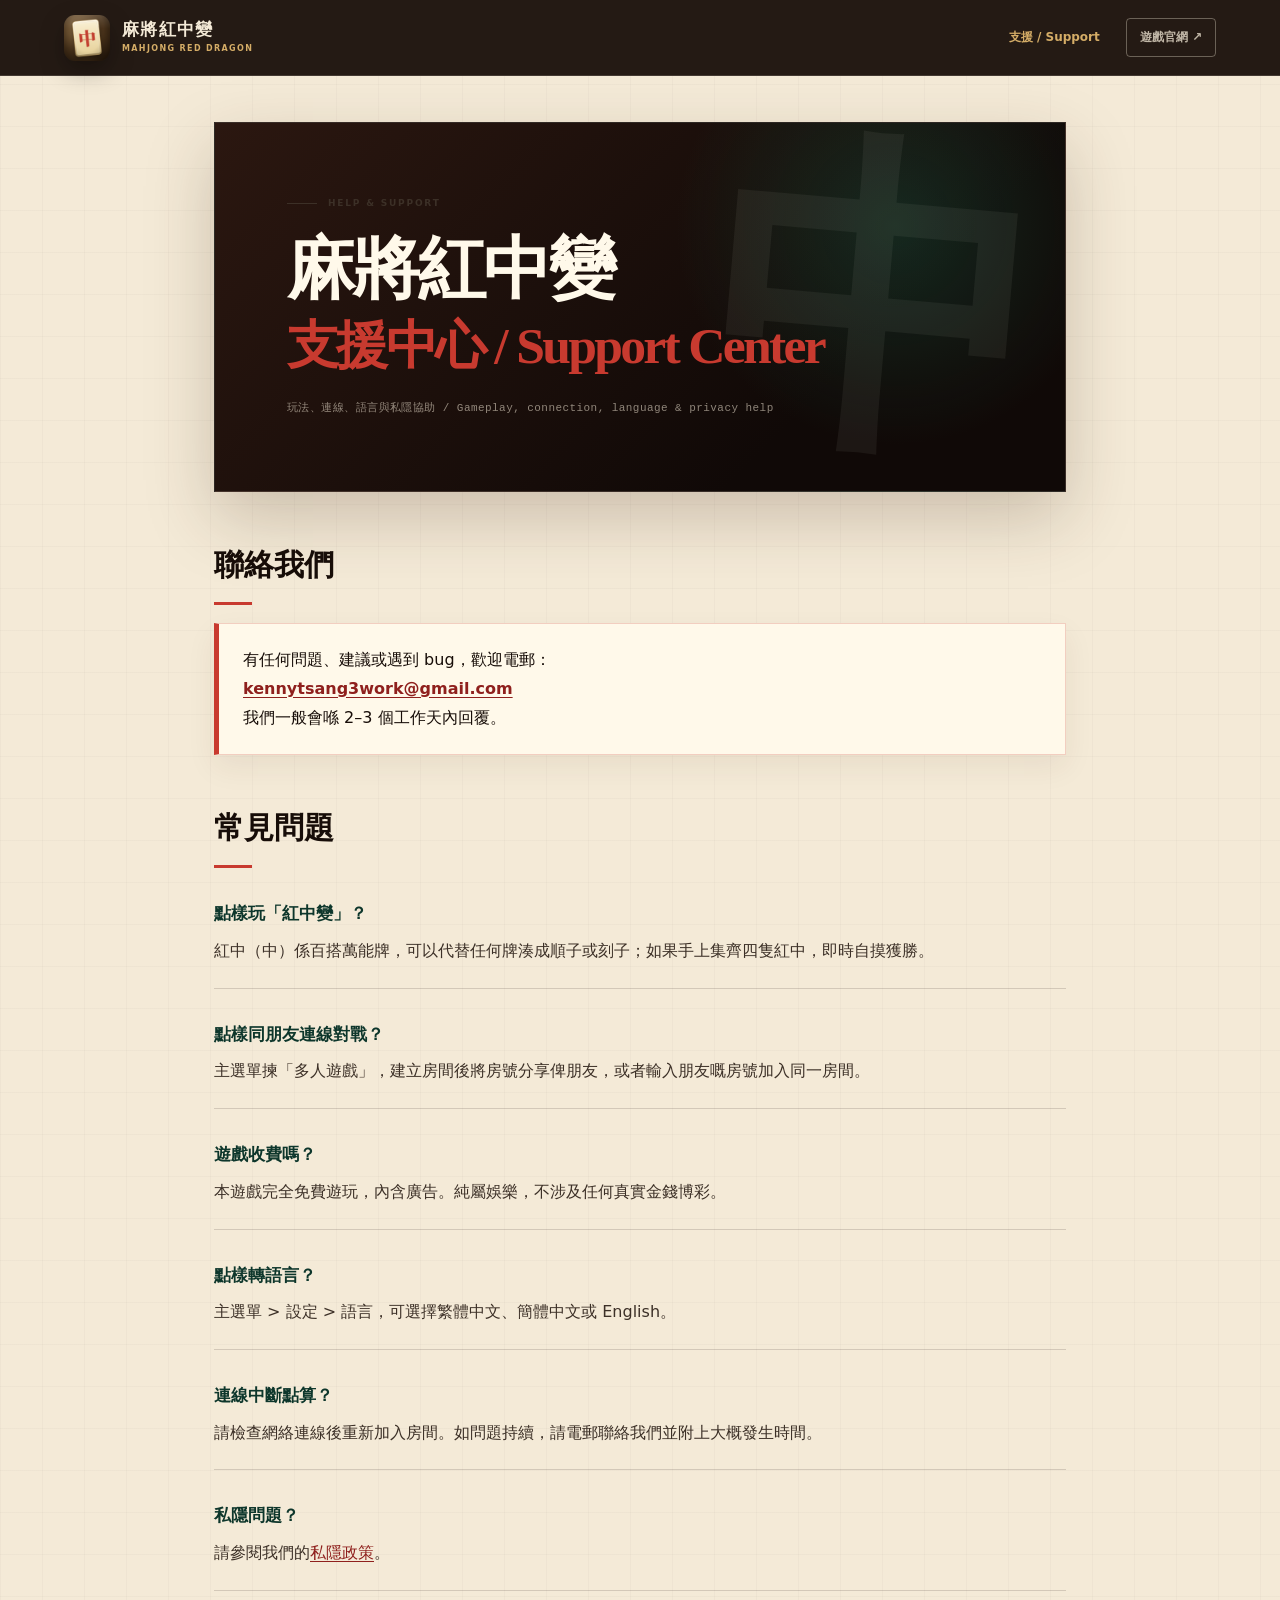
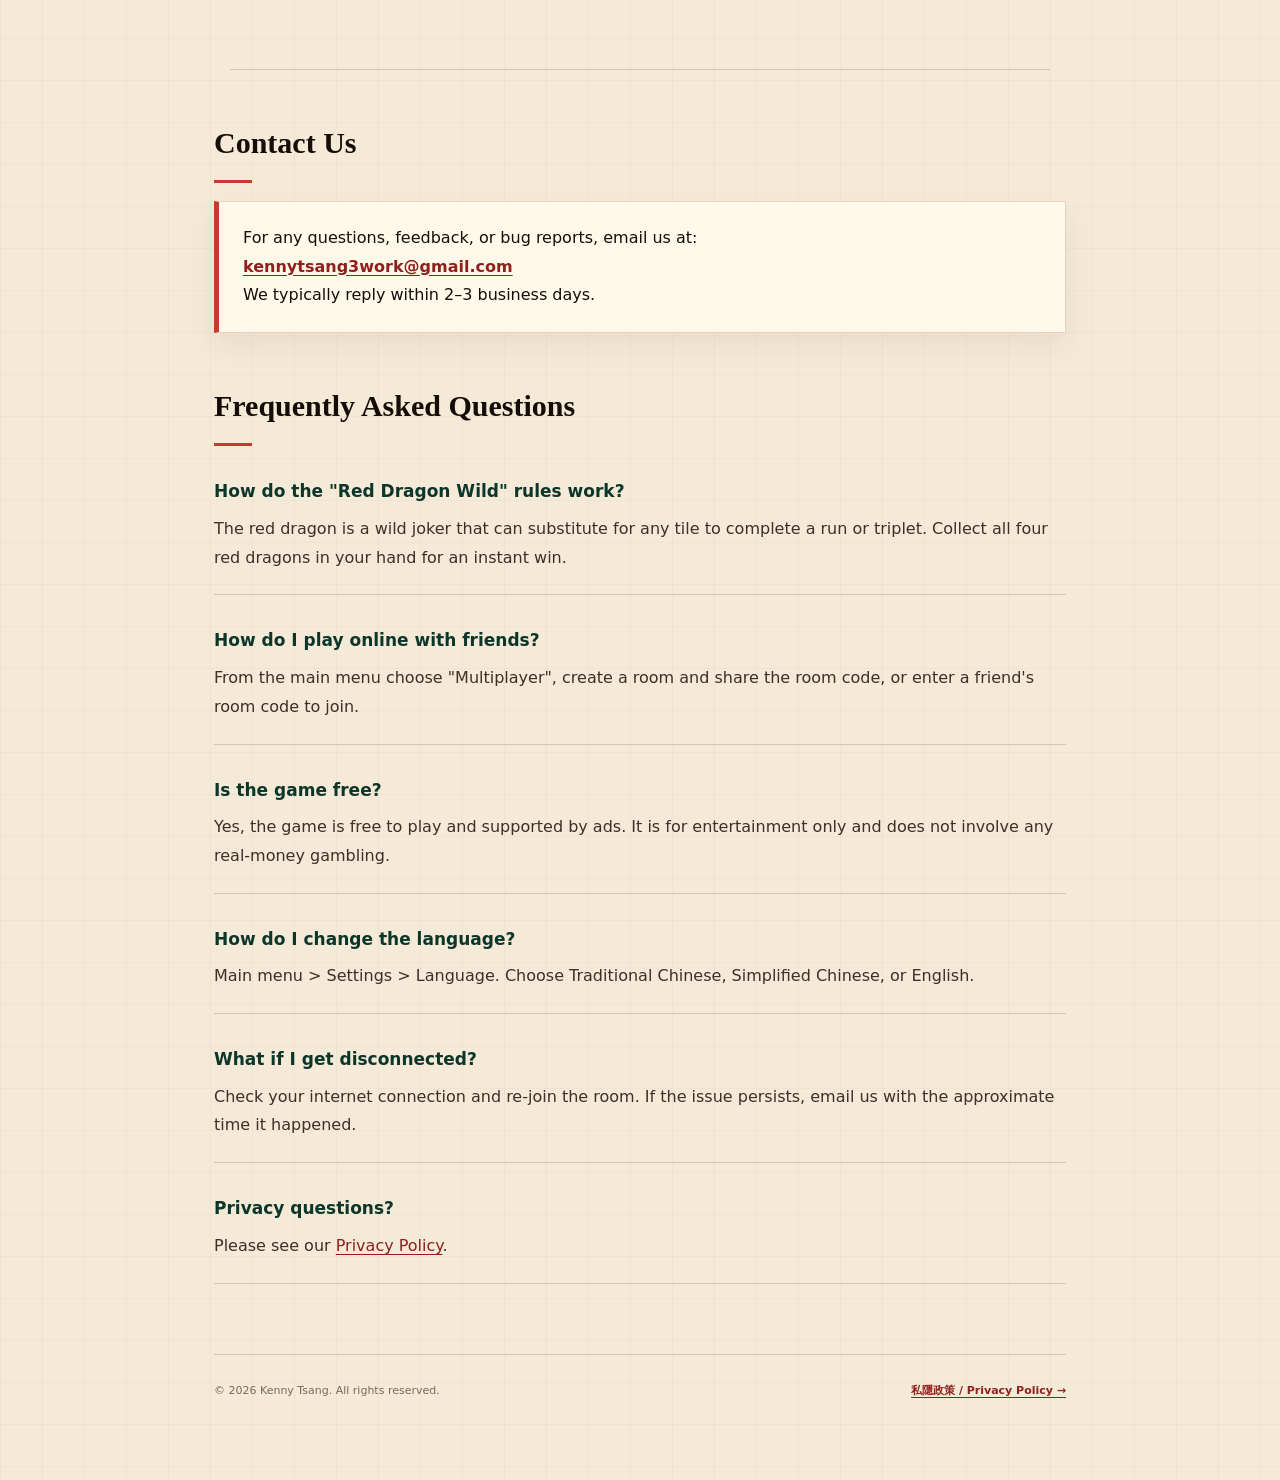
<file: support.html>
<!DOCTYPE html>
<html lang="zh-Hant">
<head>
<meta charset="utf-8">
<meta name="viewport" content="width=device-width, initial-scale=1">
<title>麻將紅中變 Mah Jong Red Dragon — 支援 Support</title>
<meta name="description" content="麻將紅中變支援中心：常見問題、連線協助及聯絡方法。">
<meta name="theme-color" content="#170d08">
<link rel="icon" type="image/webp" href="app-icon.webp">
<style>
  :root { --red:#b5292f; --ink:#222; --muted:#666; --line:#e7e2d8; --bg:#f7f4ee; }
  * { box-sizing:border-box; }
  body { margin:0; font-family:-apple-system,BlinkMacSystemFont,"Segoe UI","PingFang TC","Noto Sans TC",Roboto,Helvetica,Arial,sans-serif;
         color:var(--ink); background:var(--bg); line-height:1.7; }
  .wrap { max-width:760px; margin:0 auto; padding:32px 20px 64px; }
  header { border-bottom:3px solid var(--red); padding-bottom:16px; margin-bottom:8px; }
  h1 { font-size:1.5rem; margin:0 0 4px; }
  .sub { color:var(--muted); font-size:.95rem; }
  h2 { font-size:1.15rem; margin:28px 0 6px; color:var(--red); }
  h3 { font-size:1rem; margin:18px 0 2px; }
  p, li { font-size:1rem; }
  a { color:var(--red); }
  .card { background:#fff; border:1px solid var(--line); border-radius:12px; padding:14px 18px; margin:14px 0; }
  .lang-divider { margin:40px 0 0; border:0; border-top:1px dashed var(--line); }
  footer { margin-top:40px; color:var(--muted); font-size:.85rem; text-align:center; }
  .email { font-weight:600; }
</style>
<link rel="stylesheet" href="style.css">
</head>
<body class="support-page">
<a class="skip-link" href="#main-content">跳到主要內容</a>
<header class="site-header">
  <a class="site-brand" href="https://kennydc822.github.io/" aria-label="麻將紅中變官方網站">
    <img src="app-icon.webp" alt="" width="46" height="46">
    <span><strong>麻將紅中變</strong><small>MAHJONG RED DRAGON</small></span>
  </a>
  <nav class="top-nav" aria-label="網站導覽">
    <a aria-current="page" href="support.html">支援 / Support</a>
    <a class="game-link" href="https://kennydc822.github.io/">遊戲官網 ↗</a>
  </nav>
</header>
<main class="wrap" id="main-content">

  <header class="masthead">
    <p class="kicker">HELP &amp; SUPPORT</p>
    <h1>麻將紅中變<span class="appname">支援中心 / Support Center</span></h1>
    <div class="sub">玩法、連線、語言與私隱協助 / Gameplay, connection, language &amp; privacy help</div>
  </header>

  <!-- ===================== 繁體中文 ===================== -->
  <h2>聯絡我們</h2>
  <div class="card">
    有任何問題、建議或遇到 bug，歡迎電郵：<br>
    <a class="email" href="mailto:kennytsang3work@gmail.com">kennytsang3work@gmail.com</a><br>
    我們一般會喺 2–3 個工作天內回覆。
  </div>

  <h2>常見問題</h2>

  <h3>點樣玩「紅中變」？</h3>
  <p>紅中（中）係百搭萬能牌，可以代替任何牌湊成順子或刻子；如果手上集齊四隻紅中，即時自摸獲勝。</p>

  <h3>點樣同朋友連線對戰？</h3>
  <p>主選單揀「多人遊戲」，建立房間後將房號分享俾朋友，或者輸入朋友嘅房號加入同一房間。</p>

  <h3>遊戲收費嗎？</h3>
  <p>本遊戲完全免費遊玩，內含廣告。純屬娛樂，不涉及任何真實金錢博彩。</p>

  <h3>點樣轉語言？</h3>
  <p>主選單 &gt; 設定 &gt; 語言，可選擇繁體中文、簡體中文或 English。</p>

  <h3>連線中斷點算？</h3>
  <p>請檢查網絡連線後重新加入房間。如問題持續，請電郵聯絡我們並附上大概發生時間。</p>

  <h3>私隱問題？</h3>
  <p>請參閱我們的<a href="index.html">私隱政策</a>。</p>

  <hr class="lang-divider">

  <!-- ===================== English ===================== -->
  <h2>Contact Us</h2>
  <div class="card">
    For any questions, feedback, or bug reports, email us at:<br>
    <a class="email" href="mailto:kennytsang3work@gmail.com">kennytsang3work@gmail.com</a><br>
    We typically reply within 2–3 business days.
  </div>

  <h2>Frequently Asked Questions</h2>

  <h3>How do the "Red Dragon Wild" rules work?</h3>
  <p>The red dragon is a wild joker that can substitute for any tile to complete a run or triplet. Collect all four red dragons in your hand for an instant win.</p>

  <h3>How do I play online with friends?</h3>
  <p>From the main menu choose "Multiplayer", create a room and share the room code, or enter a friend's room code to join.</p>

  <h3>Is the game free?</h3>
  <p>Yes, the game is free to play and supported by ads. It is for entertainment only and does not involve any real-money gambling.</p>

  <h3>How do I change the language?</h3>
  <p>Main menu &gt; Settings &gt; Language. Choose Traditional Chinese, Simplified Chinese, or English.</p>

  <h3>What if I get disconnected?</h3>
  <p>Check your internet connection and re-join the room. If the issue persists, email us with the approximate time it happened.</p>

  <h3>Privacy questions?</h3>
  <p>Please see our <a href="index.html">Privacy Policy</a>.</p>

  <footer>
    <span>© 2026 Kenny Tsang. All rights reserved.</span>
    <a href="index.html">私隱政策 / Privacy Policy →</a>
  </footer>

</main>
</body>
</html>
</file>
<file: style.css>
@charset "UTF-8";

:root {
  --ink: #170d08;
  --ink-soft: #2a1710;
  --paper: #f4ead7;
  --paper-bright: #fff9ea;
  --red: #c83a2f;
  --red-deep: #8f201d;
  --jade: #1c624b;
  --jade-deep: #0d362b;
  --gold: #d5ad67;
  --muted: #786957;
  --rule: rgba(23, 13, 8, 0.15);
  --display: "Noto Serif TC", "Songti TC", "PMingLiU", "Times New Roman", serif;
  --sans: "Noto Sans TC", "PingFang TC", "Microsoft JhengHei", system-ui, sans-serif;
}

*,
*::before,
*::after {
  box-sizing: border-box;
}

html {
  scroll-behavior: smooth;
  scroll-padding-top: 150px;
  -webkit-text-size-adjust: 100%;
}

body,
body.support-page {
  margin: 0;
  background:
    linear-gradient(rgba(23, 13, 8, 0.025) 1px, transparent 1px),
    linear-gradient(90deg, rgba(23, 13, 8, 0.025) 1px, transparent 1px),
    var(--paper);
  background-size: 42px 42px;
  color: var(--ink);
  font-family: var(--sans);
  font-size: 16px;
  line-height: 1.8;
  text-rendering: optimizeLegibility;
  -webkit-font-smoothing: antialiased;
}

body::selection {
  background: var(--red);
  color: white;
}

a {
  color: var(--red-deep);
  text-underline-offset: 3px;
}

a:hover {
  color: var(--red);
}

:focus-visible {
  outline: 3px solid var(--gold);
  outline-offset: 4px;
}

.skip-link {
  position: fixed;
  z-index: 1000;
  top: 12px;
  left: 12px;
  padding: 10px 16px;
  transform: translateY(-150%);
  border-radius: 5px;
  background: var(--paper-bright);
  color: var(--ink);
  font-weight: 800;
}

.skip-link:focus {
  transform: translateY(0);
}

.site-header {
  position: sticky;
  z-index: 100;
  top: 0;
  display: flex;
  align-items: center;
  justify-content: space-between;
  min-height: 76px;
  margin: 0;
  padding: 12px clamp(20px, 5vw, 72px);
  border-bottom: 1px solid rgba(255, 249, 234, 0.14);
  background: rgba(23, 13, 8, 0.94);
  color: var(--paper);
  backdrop-filter: blur(18px);
}

.site-brand {
  display: inline-flex;
  align-items: center;
  gap: 12px;
  color: var(--paper);
  text-decoration: none;
}

.site-brand:hover {
  color: var(--paper-bright);
}

.site-brand img {
  width: 46px;
  height: 46px;
  border-radius: 11px;
  box-shadow: 0 9px 24px rgba(0, 0, 0, 0.3);
}

.site-brand span {
  display: grid;
  line-height: 1.08;
}

.site-brand strong {
  font-family: var(--display);
  font-size: 17px;
  letter-spacing: 0.08em;
}

.site-brand small {
  margin-top: 6px;
  color: var(--gold);
  font-size: 8px;
  font-weight: 800;
  letter-spacing: 0.17em;
}

.top-nav {
  display: flex;
  align-items: center;
  gap: 26px;
  font-size: 12px;
  font-weight: 750;
}

.top-nav a {
  color: rgba(244, 234, 215, 0.75);
  text-decoration: none;
}

.top-nav a:hover,
.top-nav a[aria-current="page"] {
  color: var(--gold);
}

.top-nav .game-link {
  padding: 8px 13px;
  border: 1px solid rgba(244, 234, 215, 0.34);
  border-radius: 4px;
}

.top-nav .game-link:hover {
  border-color: var(--paper-bright);
  background: var(--paper-bright);
  color: var(--ink);
}

.wrap,
body.support-page .wrap {
  max-width: 980px;
  margin: 0 auto;
  padding: 46px 24px 80px;
}

header.masthead,
body.support-page header.masthead {
  position: relative;
  margin: 0 0 18px;
  padding: clamp(40px, 7vw, 72px);
  overflow: hidden;
  border: 1px solid rgba(255, 249, 234, 0.12);
  border-radius: 0;
  background:
    radial-gradient(circle at 80% 28%, rgba(28, 98, 75, 0.34), transparent 30%),
    linear-gradient(135deg, #2b1710, #100907 72%);
  color: var(--paper-bright);
  box-shadow: 0 26px 65px rgba(60, 35, 20, 0.22);
}

header.masthead::before,
body.support-page header.masthead::before {
  position: absolute;
  top: 50%;
  right: 3%;
  content: "中";
  transform: translateY(-50%) rotate(5deg);
  color: rgba(255, 249, 234, 0.055);
  font-family: var(--display);
  font-size: clamp(150px, 30vw, 330px);
  font-weight: 800;
  line-height: 1;
}

.kicker {
  position: relative;
  z-index: 1;
  display: flex;
  align-items: center;
  gap: 11px;
  margin: 0 0 20px;
  color: var(--gold);
  font-size: 9px;
  font-weight: 800;
  letter-spacing: 0.2em;
}

.kicker::before {
  width: 30px;
  height: 1px;
  content: "";
  background: currentColor;
}

header.masthead h1,
body.support-page header.masthead h1 {
  position: relative;
  z-index: 1;
  max-width: 730px;
  margin: 0;
  color: var(--paper-bright);
  font-family: var(--display);
  font-size: clamp(36px, 6vw, 68px);
  font-weight: 700;
  line-height: 1.12;
  letter-spacing: -0.04em;
}

header.masthead .appname {
  display: block;
  margin-top: 10px;
  color: var(--red);
  font-size: 0.76em;
}

.dates,
body.support-page .sub {
  position: relative;
  z-index: 1;
  margin: 24px 0 0;
  color: rgba(244, 234, 215, 0.55);
  font-family: "Courier New", monospace;
  font-size: 11px;
  letter-spacing: 0.04em;
}

nav.lang {
  position: sticky;
  z-index: 80;
  top: 76px;
  display: flex;
  gap: 8px;
  margin: 0 0 30px;
  padding: 13px 14px;
  border: 1px solid var(--rule);
  border-radius: 0;
  background: rgba(244, 234, 215, 0.92);
  font-size: 12px;
  backdrop-filter: blur(14px);
}

nav.lang a {
  margin: 0;
  padding: 7px 13px;
  border: 1px solid transparent;
  border-radius: 4px;
  color: var(--red-deep);
  font-weight: 800;
  text-decoration: none;
}

nav.lang a:hover,
nav.lang a:focus-visible {
  border-color: var(--red-deep);
  background: var(--paper-bright);
}

section.policy {
  max-width: 820px;
  margin: 0 auto;
  padding-top: 28px;
}

.policy .lead {
  position: relative;
  margin: 0 0 38px;
  padding: 26px 28px 26px 30px;
  border: 1px solid rgba(28, 98, 75, 0.22);
  border-left: 5px solid var(--jade);
  border-radius: 0;
  background: var(--paper-bright);
  box-shadow: 0 14px 32px rgba(70, 43, 24, 0.08);
  color: #35261d;
  font-size: 15px;
}

section.policy h2 {
  margin: 54px 0 18px;
  padding: 20px 0 0;
  border-top: 1px solid var(--rule);
  color: var(--ink);
  font-family: var(--display);
  font-size: 27px;
  font-weight: 700;
  line-height: 1.3;
  letter-spacing: -0.02em;
}

section.policy > h2:first-of-type {
  border-top: 0;
}

section.policy h2::after {
  display: block;
  width: 38px;
  height: 3px;
  margin-top: 12px;
  content: "";
  background: var(--red);
}

section.policy h3,
body.support-page h3 {
  margin: 30px 0 8px;
  color: var(--jade-deep);
  font-size: 17px;
  font-weight: 800;
}

section.policy p,
section.policy li,
body.support-page p,
body.support-page li {
  color: #3c3027;
}

section.policy p,
section.policy ul {
  margin-block: 12px;
}

section.policy ul {
  padding-left: 1.4em;
}

section.policy li {
  margin: 8px 0;
  padding-left: 4px;
}

section.policy li::marker {
  color: var(--red);
}

code {
  padding: 2px 7px;
  border: 1px solid rgba(23, 13, 8, 0.08);
  border-radius: 4px;
  background: #eaddc5;
  color: var(--ink-soft);
  font-size: 0.85em;
}

.contact-box,
body.support-page .card {
  margin-top: 18px;
  padding: 22px 24px;
  border: 1px solid rgba(200, 58, 47, 0.22);
  border-radius: 0;
  background: var(--paper-bright);
  box-shadow: 0 12px 28px rgba(70, 43, 24, 0.07);
}

.divider,
body.support-page .lang-divider {
  max-width: 820px;
  margin: 78px auto 28px;
  border: 0;
  border-top: 1px solid var(--rule);
}

.toplink {
  margin-top: 32px;
  font-size: 12px;
  font-weight: 750;
}

footer,
body.support-page footer {
  display: flex;
  align-items: center;
  justify-content: space-between;
  gap: 22px;
  margin-top: 70px;
  padding: 26px 0 0;
  border-top: 1px solid var(--rule);
  color: var(--muted);
  font-size: 11px;
  text-align: left;
}

footer a {
  font-weight: 750;
}

body.support-page .wrap {
  max-width: 900px;
}

body.support-page .wrap > h2 {
  margin: 46px 0 14px;
  color: var(--ink);
  font-family: var(--display);
  font-size: 30px;
}

body.support-page .wrap > h2::after {
  display: block;
  width: 38px;
  height: 3px;
  margin-top: 10px;
  content: "";
  background: var(--red);
}

body.support-page .card {
  border-left: 5px solid var(--red);
}

body.support-page h3 + p {
  margin: 0;
  padding: 0 0 22px;
  border-bottom: 1px solid var(--rule);
}

body.support-page .email {
  font-weight: 800;
}

@media (max-width: 720px) {
  html {
    scroll-padding-top: 132px;
  }

  .site-header {
    min-height: 68px;
    padding: 10px 16px;
  }

  .site-brand img {
    width: 40px;
    height: 40px;
  }

  .site-brand strong {
    font-size: 14px;
  }

  .site-brand small,
  .top-nav a:not(.game-link) {
    display: none;
  }

  .top-nav .game-link {
    padding: 7px 10px;
    font-size: 10px;
  }

  .wrap,
  body.support-page .wrap {
    padding: 24px 16px 58px;
  }

  header.masthead,
  body.support-page header.masthead {
    padding: 40px 25px;
  }

  header.masthead h1,
  body.support-page header.masthead h1 {
    font-size: clamp(33px, 11vw, 48px);
  }

  .dates,
  body.support-page .sub {
    margin-top: 18px;
    line-height: 1.7;
  }

  nav.lang {
    top: 68px;
    margin-bottom: 15px;
    overflow-x: auto;
  }

  nav.lang a {
    white-space: nowrap;
  }

  section.policy {
    padding-top: 20px;
  }

  .policy .lead {
    padding: 22px 20px;
  }

  section.policy h2 {
    margin-top: 44px;
    font-size: 24px;
  }

  footer,
  body.support-page footer {
    align-items: flex-start;
    flex-direction: column;
  }
}

@media (prefers-reduced-motion: reduce) {
  html {
    scroll-behavior: auto;
  }
}
</file>
